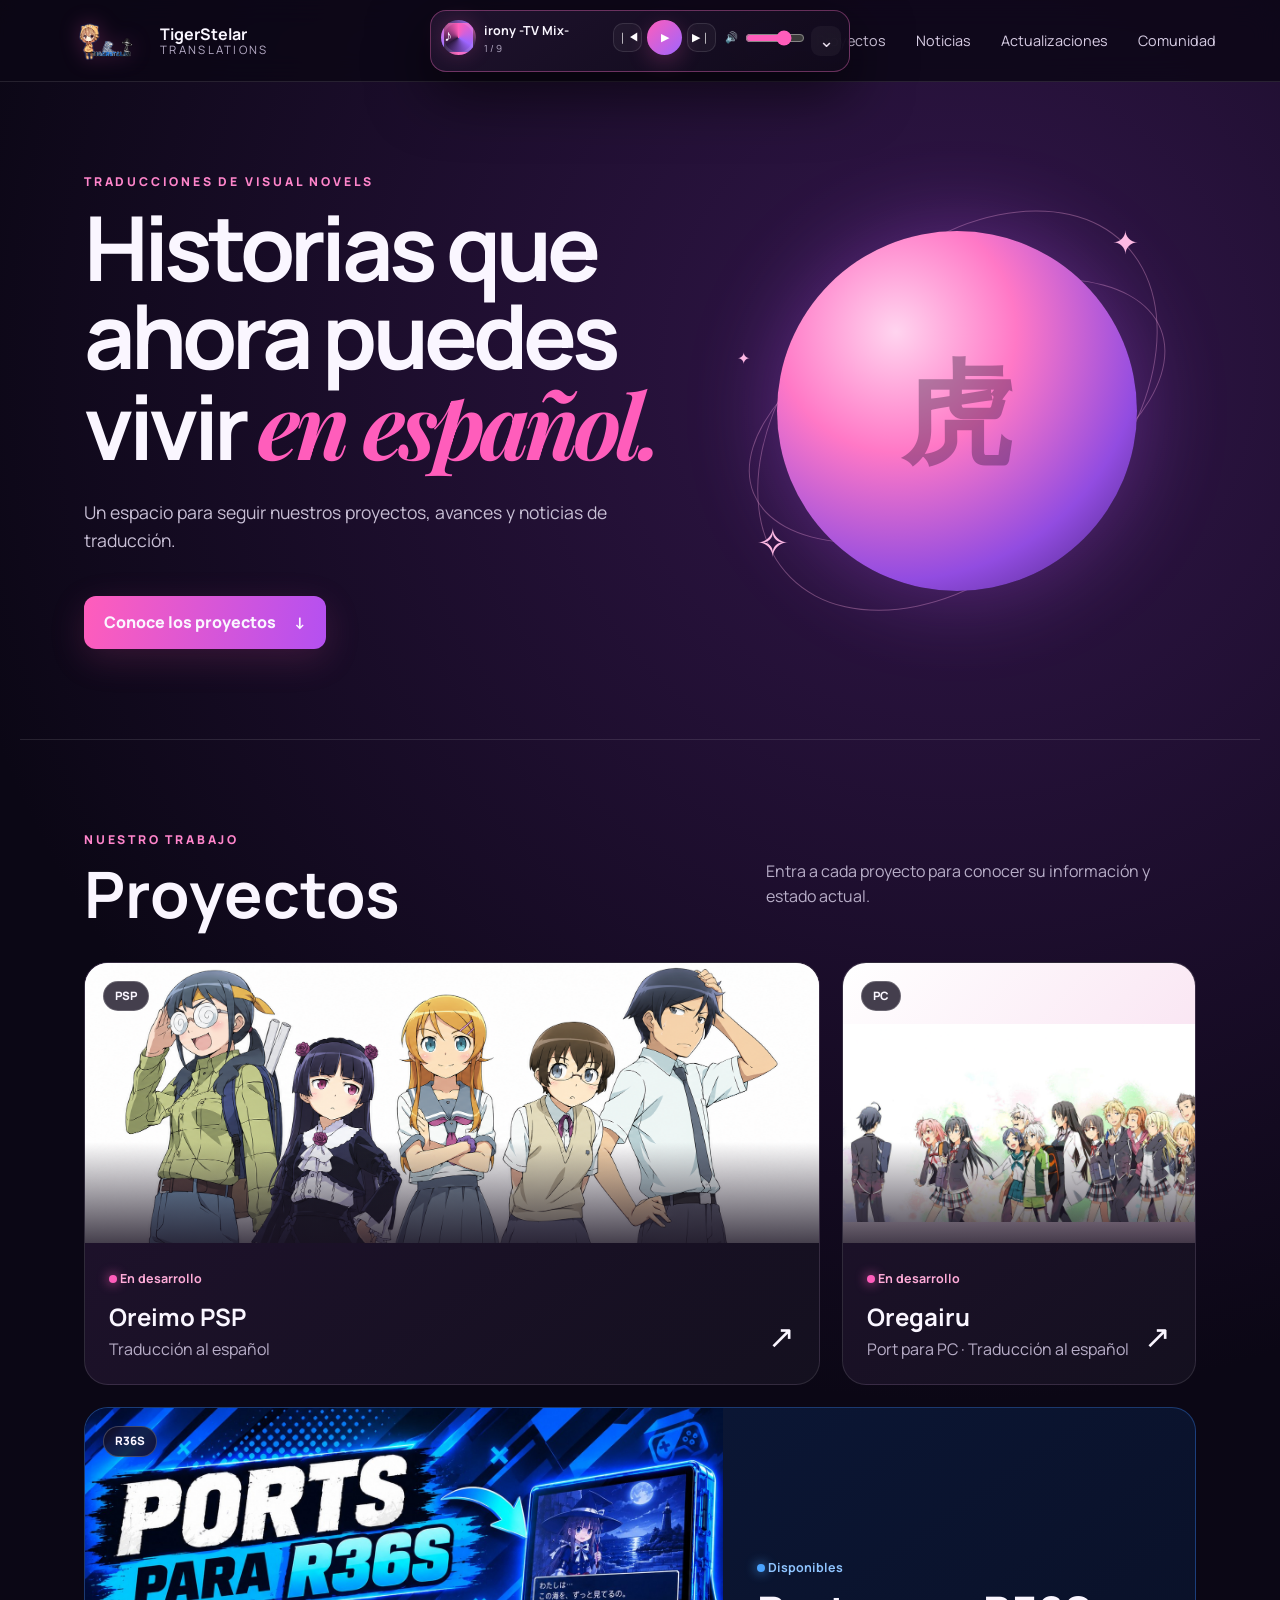
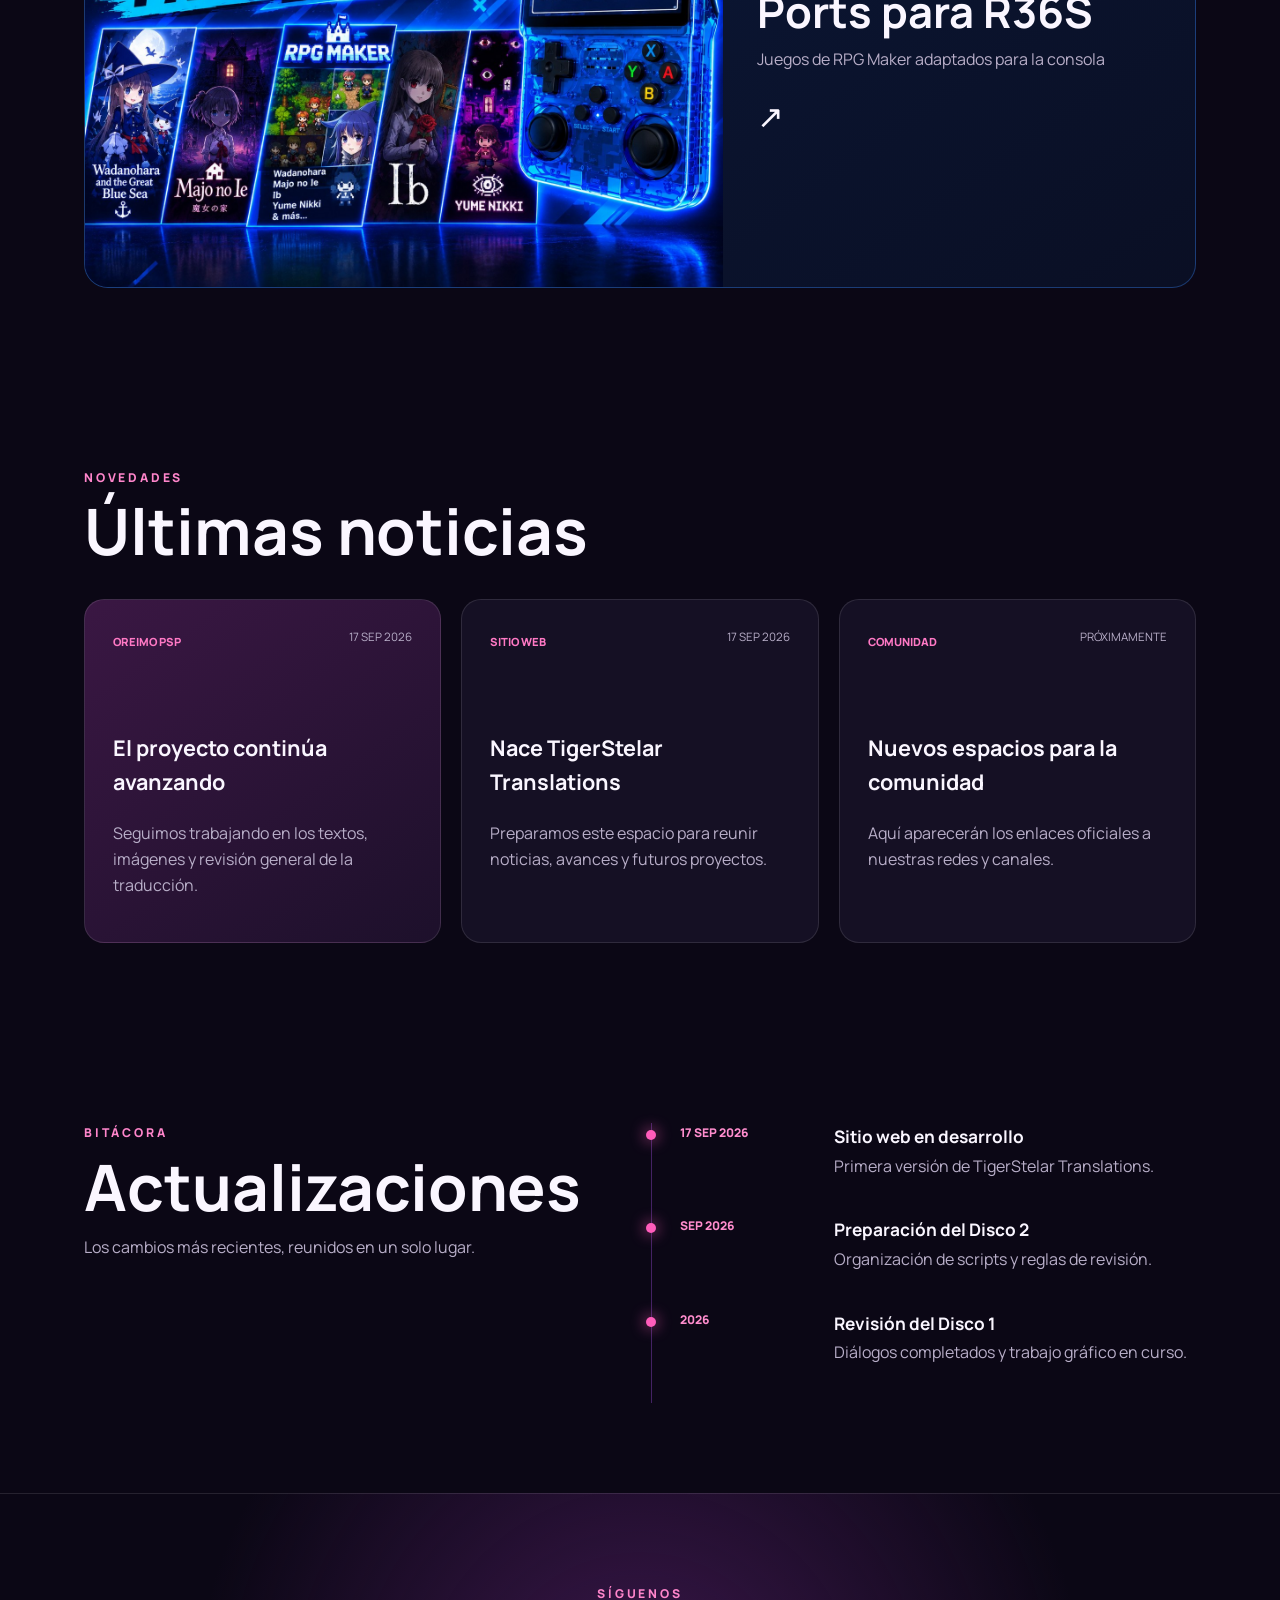
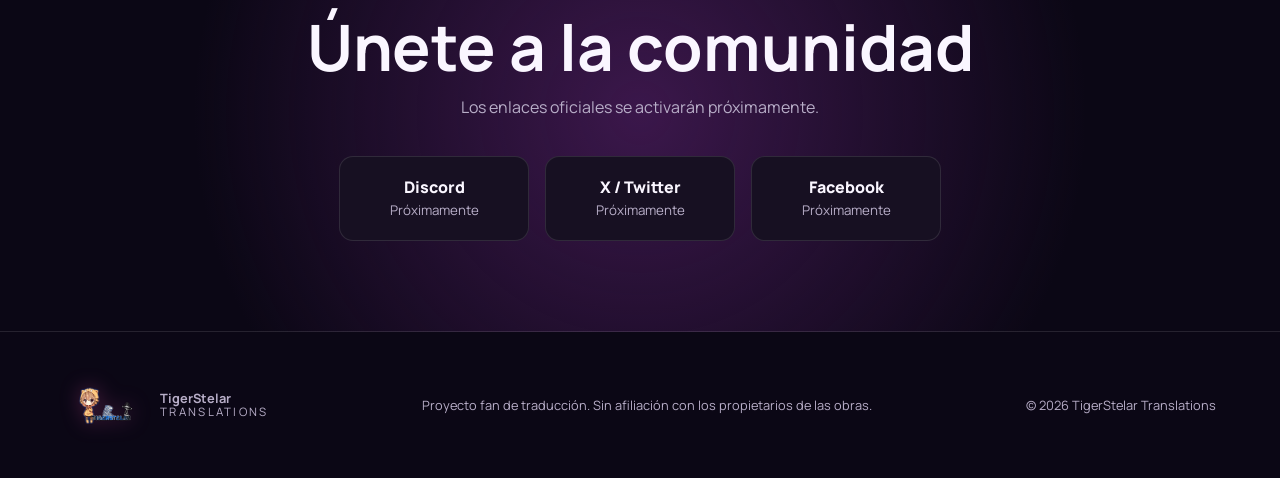
<file: index.html>
<!doctype html>
<html lang="es">
<head>
  <meta charset="utf-8">
  <meta name="viewport" content="width=device-width,initial-scale=1">
  <meta name="description" content="TigerStelar Translations — traducciones al español de novelas visuales.">
  <title>TigerStelar Translations</title>
  <link rel="icon" type="image/svg+xml" href="data:image/svg+xml,%3Csvg xmlns='http://www.w3.org/2000/svg' viewBox='0 0 64 64'%3E%3Crect width='64' height='64' rx='16' fill='%23100921'/%3E%3Cpath d='M32 9l5.8 14.8L54 25l-12.6 10.3L45.5 52 32 42.8 18.5 52l4.1-16.7L10 25l16.2-1.2z' fill='%23ff5dbb'/%3E%3C/svg%3E">
  <link rel="stylesheet" href="css/style.css">
</head>
<body>
  <header class="topbar">
    <a class="brand" href="#inicio" aria-label="TigerStelar Translations, inicio"><img class="brand-logo" src="assets/images/tigerstelar-logo.png" alt="Logo de TigerStelar Translations"><span class="brand-name"><strong>TigerStelar</strong><small>Translations</small></span></a>
    <button class="menu-button" aria-label="Abrir menú" aria-expanded="false">☰</button>
    <nav aria-label="Navegación principal">
      <a href="#inicio">Inicio</a><a href="#proyectos">Proyectos</a><a href="#noticias">Noticias</a><a href="#actualizaciones">Actualizaciones</a><a href="#comunidad">Comunidad</a>
    </nav>
  </header>

  <main>
    <section id="inicio" class="hero">
      <div class="hero-copy">
        <p class="eyebrow">TRADUCCIONES DE VISUAL NOVELS</p>
        <h1>Historias que ahora puedes vivir <em>en español.</em></h1>
        <p class="intro">Un espacio para seguir nuestros proyectos, avances y noticias de traducción.</p>
        <a class="button" href="#proyectos">Conoce los proyectos <span>↓</span></a>
      </div>
      <div class="hero-art" aria-hidden="true">
        <span class="orbit orbit-one"></span><span class="orbit orbit-two"></span>
        <div class="moon"><span>虎</span></div>
        <div class="spark s1">✦</div><div class="spark s2">✧</div><div class="spark s3">✦</div>
      </div>
    </section>

    <section id="proyectos" class="section projects-section">
      <div class="section-heading"><div><p class="eyebrow">NUESTRO TRABAJO</p><h2>Proyectos</h2></div><p>Entra a cada proyecto para conocer su información y estado actual.</p></div>
      <div class="projects-grid">
        <a class="project-card oreimo" href="projects/oreimo/index.html" target="_blank" rel="noopener">
          <div class="project-visual project-visual-image"><span class="project-platform">PSP</span><img src="assets/images/oreimo/project-card-wide.png" alt="Personajes principales de Oreimo"></div>
          <div class="project-info"><div><span class="status"><i></i> En desarrollo</span><h3>Oreimo PSP</h3><p>Traducción al español</p></div><span class="project-arrow">↗</span></div>
        </a>
        <a class="project-card oregairu" href="projects/oregairu/index.html" target="_blank" rel="noopener">
          <div class="project-visual project-visual-image"><span class="project-platform">PC</span><img src="assets/images/oregairu/project-card-wide.png" alt="Personajes de Oregairu"></div>
          <div class="project-info"><div><span class="status"><i></i> En desarrollo</span><h3>Oregairu</h3><p>Port para PC · Traducción al español</p></div><span class="project-arrow">↗</span></div>
        </a>
        <a class="project-card ports" href="projects/ports-r36s/index.html" target="_blank" rel="noopener">
          <div class="project-visual project-visual-image"><span class="project-platform">R36S</span><img src="assets/images/ports-r36s/project-card-wide.jpg" alt="Ports para la R36S: Wadanohara, Majo no Ie, Ib, Yume Nikki y más"></div>
          <div class="project-info"><div><span class="status"><i></i> Disponibles</span><h3>Ports para R36S</h3><p>Juegos de RPG Maker adaptados para la consola</p></div><span class="project-arrow">↗</span></div>
        </a>
      </div>
    </section>

    <section id="noticias" class="section">
      <div class="section-heading"><div><p class="eyebrow">NOVEDADES</p><h2>Últimas noticias</h2></div></div>
      <div class="news-grid">
        <article class="news-card featured"><span class="news-tag">OREIMO PSP</span><time datetime="2026-09-17">17 SEP 2026</time><h3>El proyecto continúa avanzando</h3><p>Seguimos trabajando en los textos, imágenes y revisión general de la traducción.</p></article>
        <article class="news-card"><span class="news-tag">SITIO WEB</span><time datetime="2026-09-17">17 SEP 2026</time><h3>Nace TigerStelar Translations</h3><p>Preparamos este espacio para reunir noticias, avances y futuros proyectos.</p></article>
        <article class="news-card"><span class="news-tag">COMUNIDAD</span><time>PRÓXIMAMENTE</time><h3>Nuevos espacios para la comunidad</h3><p>Aquí aparecerán los enlaces oficiales a nuestras redes y canales.</p></article>
      </div>
    </section>

    <section id="actualizaciones" class="section updates">
      <div><p class="eyebrow">BITÁCORA</p><h2>Actualizaciones</h2><p class="updates-copy">Los cambios más recientes, reunidos en un solo lugar.</p></div>
      <ol class="timeline">
        <li><time>17 SEP 2026</time><div><strong>Sitio web en desarrollo</strong><p>Primera versión de TigerStelar Translations.</p></div></li>
        <li><time>SEP 2026</time><div><strong>Preparación del Disco 2</strong><p>Organización de scripts y reglas de revisión.</p></div></li>
        <li><time>2026</time><div><strong>Revisión del Disco 1</strong><p>Diálogos completados y trabajo gráfico en curso.</p></div></li>
      </ol>
    </section>

    <section id="comunidad" class="section community">
      <p class="eyebrow">SÍGUENOS</p><h2>Únete a la comunidad</h2><p>Los enlaces oficiales se activarán próximamente.</p>
      <div class="socials"><span>Discord <small>Próximamente</small></span><span>X / Twitter <small>Próximamente</small></span><span>Facebook <small>Próximamente</small></span></div>
    </section>
  </main>
  <footer><a class="brand" href="#inicio"><img class="brand-logo" src="assets/images/tigerstelar-logo.png" alt="Logo de TigerStelar Translations"><span class="brand-name"><strong>TigerStelar</strong><small>Translations</small></span></a><p>Proyecto fan de traducción. Sin afiliación con los propietarios de las obras.</p><p>© <span id="year"></span> TigerStelar Translations</p></footer>
  <aside class="music-player" data-music-player data-audio-base="assets/audio/oreimo/" aria-label="Reproductor de música de Oreimo">
    <button class="player-toggle" type="button" aria-label="Minimizar reproductor" aria-expanded="true">⌄</button>
    <div class="player-main">
      <div class="player-top"><span class="player-disc" aria-hidden="true">♪</span><div><small>BANDA SONORA</small><strong class="player-track">irony -TV Mix-</strong><span class="player-counter">1 / 9</span></div></div>
      <div class="player-controls"><button type="button" class="player-prev" aria-label="Canción anterior">｜◀</button><button type="button" class="player-play" aria-label="Reproducir">▶</button><button type="button" class="player-next" aria-label="Canción siguiente">▶｜</button></div>
      <div class="player-volume"><span aria-hidden="true">🔊</span><input type="range" min="0" max="100" value="70" aria-label="Volumen"></div>
      <audio preload="metadata"></audio>
    </div>
    <div class="player-mini" aria-hidden="true"><span>♪</span><b>Música</b></div>
  </aside>
  <script src="js/script.js"></script>
</body>
</html>
</file>
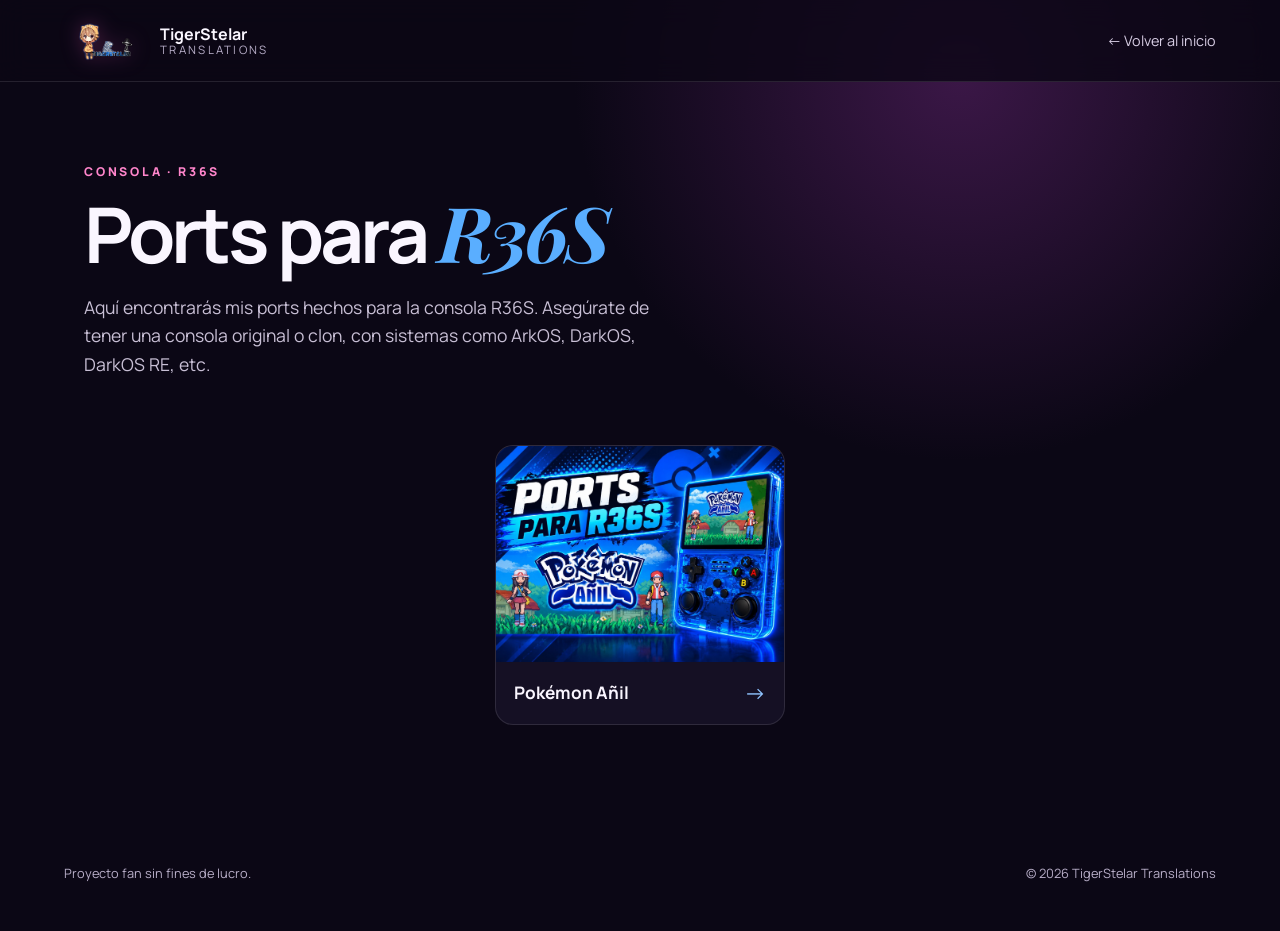
<file: projects/ports-r36s/index.html>
<!doctype html>
<html lang="es">
<head>
  <meta charset="utf-8"><meta name="viewport" content="width=device-width,initial-scale=1">
  <meta name="description" content="Ports de juegos para la R36S hechos por TigerStelar Translations.">
  <title>Ports para R36S | TigerStelar Translations</title>
  <link rel="icon" type="image/svg+xml" href="data:image/svg+xml,%3Csvg xmlns='http://www.w3.org/2000/svg' viewBox='0 0 64 64'%3E%3Crect width='64' height='64' rx='16' fill='%23100921'/%3E%3Cpath d='M32 9l5.8 14.8L54 25l-12.6 10.3L45.5 52 32 42.8 18.5 52l4.1-16.7L10 25l16.2-1.2z' fill='%23ff5dbb'/%3E%3C/svg%3E">
  <link rel="stylesheet" href="../../css/style.css?v=21">
</head>
<body class="project-page">
  <header class="topbar"><a class="brand" href="../../index.html"><img class="brand-logo" src="../../assets/images/tigerstelar-logo.png" alt="Logo de TigerStelar Translations"><span class="brand-name"><strong>TigerStelar</strong><small>Translations</small></span></a><a class="back-link" href="../../index.html">← Volver al inicio</a></header>
  <main>
    <section class="ports-page-hero">
      <p class="eyebrow">CONSOLA · R36S</p>
      <h1>Ports para <em>R36S</em></h1>
      <p class="intro">Aquí encontrarás mis ports hechos para la consola R36S. Asegúrate de tener una consola original o clon, con sistemas como ArkOS, DarkOS, DarkOS RE, etc.</p>
    </section>
    <section class="ports-list" aria-label="Lista de ports">
      <!-- PLANTILLA DE UN PORT (copiar y pegar uno por juego):
      <a class="port-item" href="NOMBRE-DEL-JUEGO/index.html">
        <div class="port-item-image"><img src="../../assets/images/ports-r36s/NOMBRE-DEL-JUEGO/card.jpg" alt="NOMBRE DEL JUEGO" loading="lazy"></div>
        <div class="port-item-name"><h2>NOMBRE DEL JUEGO</h2><span aria-hidden="true">→</span></div>
      </a>
      -->
      <a class="port-item" href="pokemon-anil/index.html">
        <div class="port-item-image"><img src="../../assets/images/ports-r36s/pokemon-anil/card.jpg" alt="Pokémon Añil" loading="lazy"></div>
        <div class="port-item-name"><h2>Pokémon Añil</h2><span aria-hidden="true">→</span></div>
      </a>
    </section>
  </main>
  <footer><p>Proyecto fan sin fines de lucro.</p><p>© <span id="year"></span> TigerStelar Translations</p></footer>
  <script src="../../js/script.js"></script>
</body>
</html>
</file>
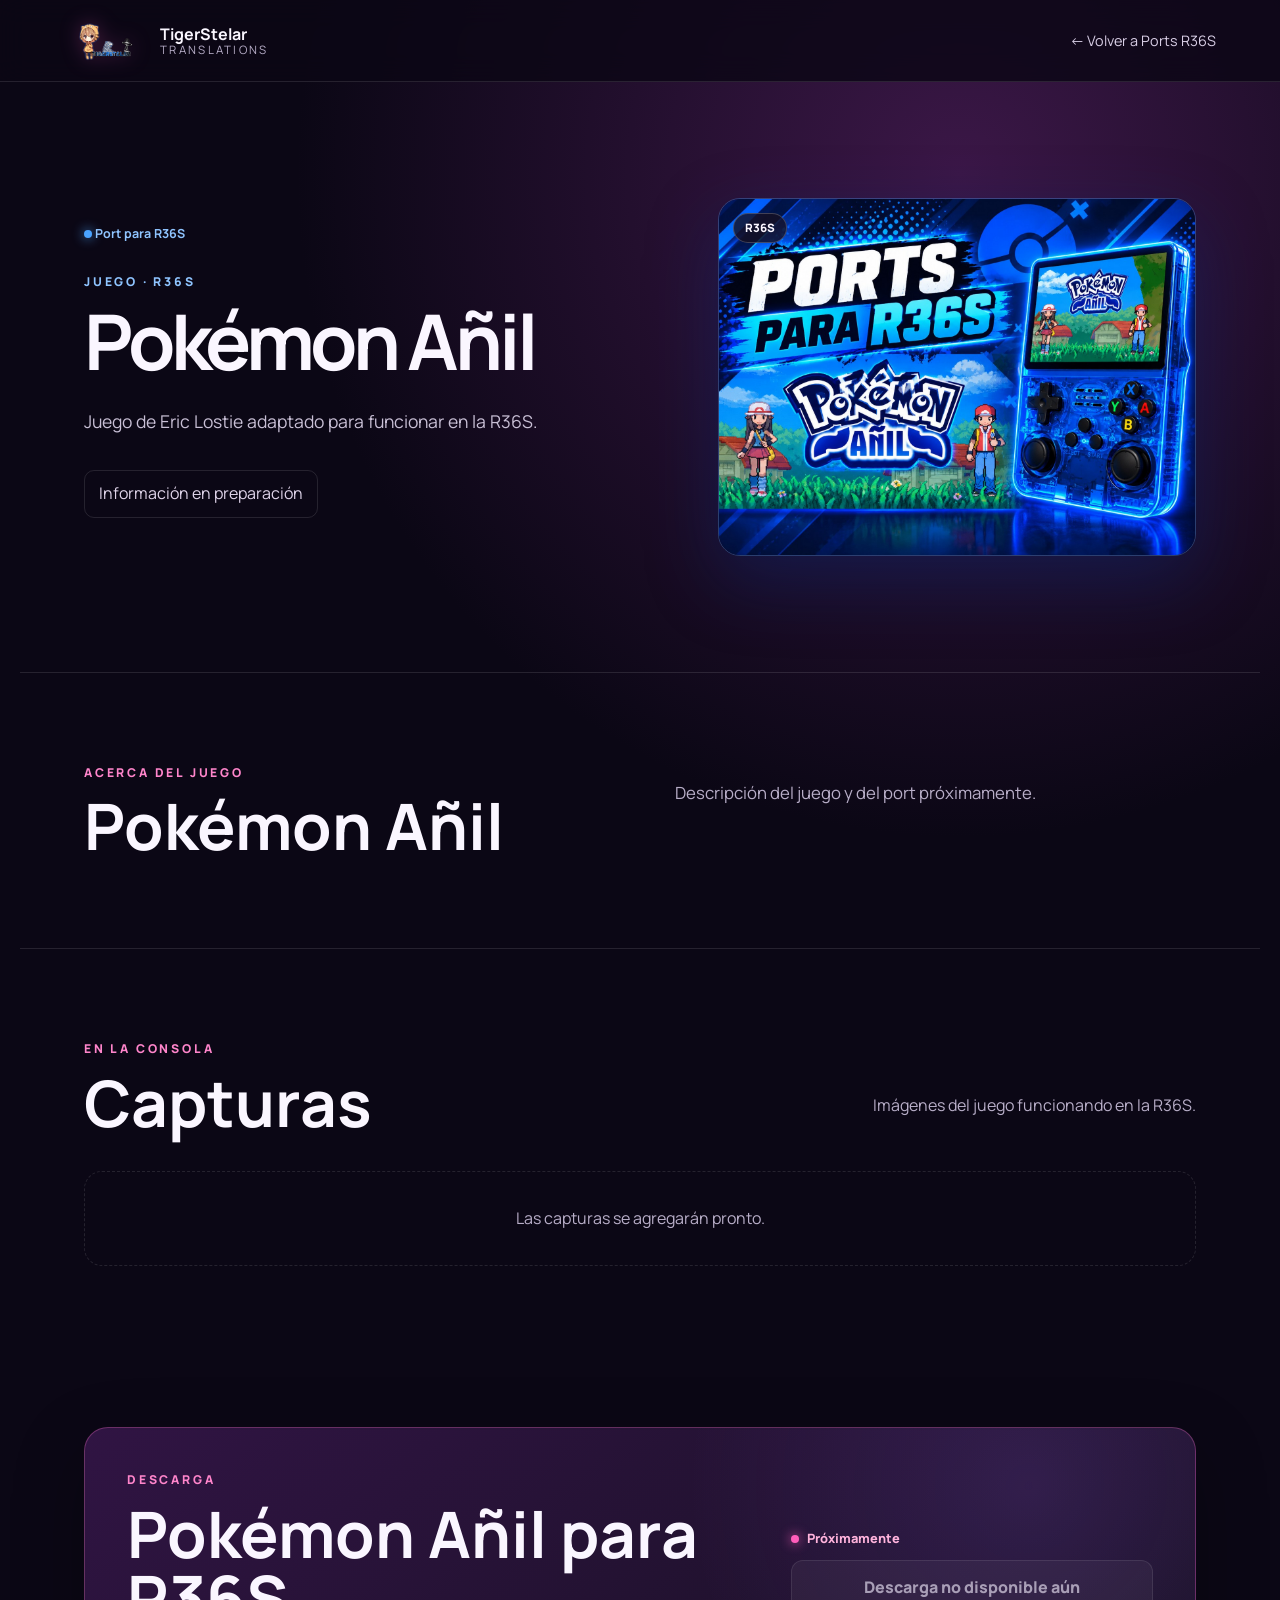
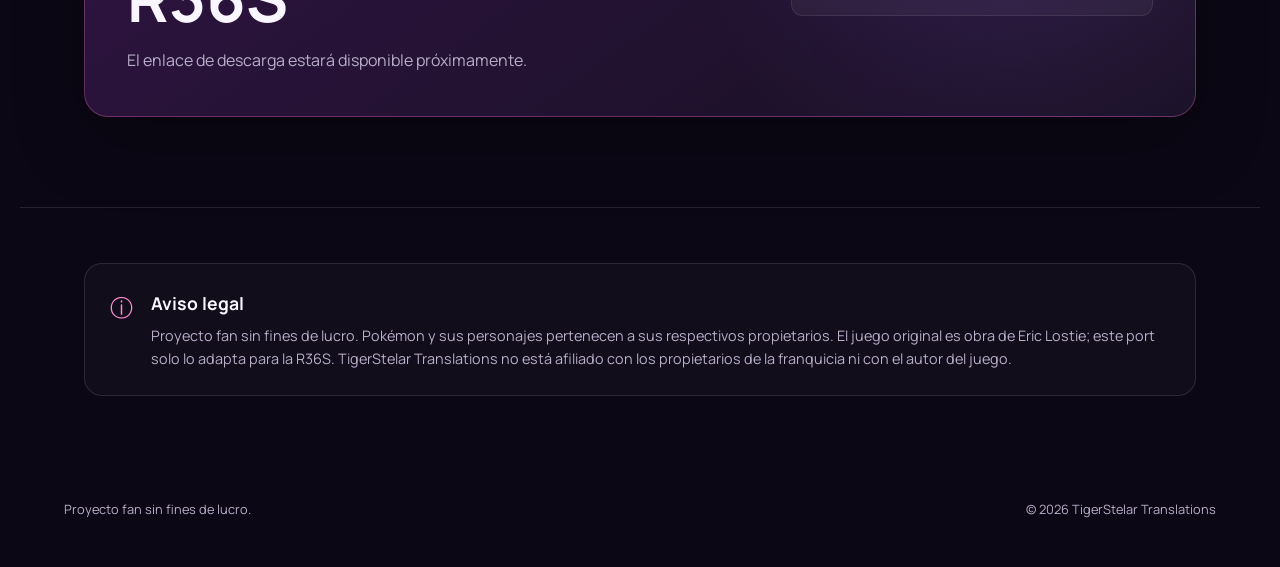
<file: projects/ports-r36s/pokemon-anil/index.html>
<!doctype html>
<html lang="es">
<head>
  <meta charset="utf-8"><meta name="viewport" content="width=device-width,initial-scale=1">
  <meta name="description" content="Pokémon Añil de Eric Lostie — port para la R36S por TigerStelar Translations.">
  <title>Pokémon Añil (R36S) | TigerStelar Translations</title>
  <link rel="icon" type="image/svg+xml" href="data:image/svg+xml,%3Csvg xmlns='http://www.w3.org/2000/svg' viewBox='0 0 64 64'%3E%3Crect width='64' height='64' rx='16' fill='%23100921'/%3E%3Cpath d='M32 9l5.8 14.8L54 25l-12.6 10.3L45.5 52 32 42.8 18.5 52l4.1-16.7L10 25l16.2-1.2z' fill='%23ff5dbb'/%3E%3C/svg%3E">
  <link rel="stylesheet" href="../../../css/style.css?v=21">
</head>
<body class="project-page">
  <header class="topbar"><a class="brand" href="../../../index.html"><img class="brand-logo" src="../../../assets/images/tigerstelar-logo.png" alt="Logo de TigerStelar Translations"><span class="brand-name"><strong>TigerStelar</strong><small>Translations</small></span></a><a class="back-link" href="../index.html">← Volver a Ports R36S</a></header>
  <main>
    <section class="project-hero port-hero">
      <div><span class="status"><i></i> Port para R36S</span><p class="eyebrow">JUEGO · R36S</p><h1>Pokémon Añil</h1><p class="intro">Juego de Eric Lostie adaptado para funcionar en la R36S.</p><p class="notice">Información en preparación</p></div>
      <div class="port-cover"><img src="../../../assets/images/ports-r36s/pokemon-anil/card.jpg" alt="Pokémon Añil en la R36S"><span class="port-badge" aria-hidden="true">R36S</span></div>
    </section>
    <section class="section about-project"><div><p class="eyebrow">ACERCA DEL JUEGO</p><h2>Pokémon Añil</h2></div><div><p>Descripción del juego y del port próximamente.</p></div></section>
    <section class="section gallery-section">
      <div class="section-heading"><div><p class="eyebrow">EN LA CONSOLA</p><h2>Capturas</h2></div><p>Imágenes del juego funcionando en la R36S.</p></div>
      <p class="port-gallery-empty">Las capturas se agregarán pronto.</p>
    </section>
    <section class="section download-section" aria-labelledby="anil-download-title">
      <div class="download-card">
        <div class="download-copy"><p class="eyebrow">DESCARGA</p><h2 id="anil-download-title">Pokémon Añil para R36S</h2><p>El enlace de descarga estará disponible próximamente.</p></div>
        <div class="download-action"><span class="download-status"><i></i> Próximamente</span><span class="download-button" aria-disabled="true">Descarga no disponible aún</span></div>
      </div>
    </section>
    <section class="section legal-section">
      <div class="legal-card"><span aria-hidden="true">ⓘ</span><div><h2>Aviso legal</h2><p>Proyecto fan sin fines de lucro. Pokémon y sus personajes pertenecen a sus respectivos propietarios. El juego original es obra de Eric Lostie; este port solo lo adapta para la R36S. TigerStelar Translations no está afiliado con los propietarios de la franquicia ni con el autor del juego.</p></div></div>
    </section>
  </main>
  <footer><p>Proyecto fan sin fines de lucro.</p><p>© <span id="year"></span> TigerStelar Translations</p></footer>
  <script src="../../../js/script.js"></script>
</body>
</html>
</file>
<file: css/style.css>
@import url('https://fonts.googleapis.com/css2?family=Manrope:wght@400;600;700;800&family=Playfair+Display:ital,wght@1,700&display=swap');
:root{--bg:#0b0715;--panel:#151024;--panel2:#1c1330;--text:#faf6ff;--muted:#b8aec8;--pink:#ff5dbb;--purple:#9e65ff;--line:rgba(255,255,255,.11)}
*{box-sizing:border-box}html{scroll-behavior:smooth}body{margin:0;background:radial-gradient(circle at 75% 10%,#32164a 0,transparent 30%),var(--bg);color:var(--text);font-family:Manrope,Arial,sans-serif;line-height:1.6}a{color:inherit;text-decoration:none}.topbar{height:82px;padding:0 max(5vw,24px);display:flex;align-items:center;justify-content:space-between;border-bottom:1px solid var(--line);background:rgba(11,7,21,.82);backdrop-filter:blur(14px);position:sticky;top:0;z-index:20}.brand{display:flex;gap:10px;align-items:center}.brand-star{width:38px;height:38px;border-radius:12px;display:grid;place-items:center;background:linear-gradient(135deg,var(--pink),var(--purple));box-shadow:0 0 24px #ff5dbb55}.brand strong,.brand small{display:block;line-height:1.15}.brand small{font-size:.72rem;letter-spacing:.2em;text-transform:uppercase;color:var(--muted)}nav{display:flex;gap:30px}nav a,.back-link{font-size:.9rem;color:#d8cee5}nav a:hover,.back-link:hover{color:var(--pink)}.menu-button{display:none;color:white;background:none;border:0;font-size:1.6rem}.hero,.project-hero{max-width:1240px;margin:auto;min-height:640px;padding:90px max(5vw,24px);display:grid;grid-template-columns:1.1fr .9fr;align-items:center;gap:50px}.eyebrow{font-size:.76rem;font-weight:800;letter-spacing:.23em;color:#ff85cb;margin:0 0 12px}.hero h1,.project-hero h1{font-size:clamp(3.2rem,7vw,6.4rem);line-height:.98;letter-spacing:-.055em;margin:0 0 28px}.hero h1 em,.project-hero h1 em{font-family:"Playfair Display",serif;color:var(--pink);font-weight:700}.intro{font-size:1.1rem;color:#c8bfd5;max-width:610px}.button{display:inline-flex;gap:18px;align-items:center;margin-top:24px;padding:14px 20px;border-radius:12px;background:linear-gradient(100deg,var(--pink),#b450f1);font-weight:800;box-shadow:0 10px 35px #e84fa22c}.hero-art{height:430px;position:relative;display:grid;place-items:center}.moon{width:min(34vw,360px);aspect-ratio:1;border-radius:50%;display:grid;place-items:center;background:radial-gradient(circle at 33% 28%,#ffd4ef,#ff78c6 34%,#924ce1 70%,#3e1f71);box-shadow:0 0 90px #c35aff55;position:relative;z-index:2}.moon span{font-size:7rem;font-weight:800;color:#170b2a55}.orbit{position:absolute;border:1px solid #ffb1df55;border-radius:50%;width:92%;height:52%;transform:rotate(-22deg)}.orbit-two{width:65%;height:110%;transform:rotate(45deg)}.spark{position:absolute;color:#ffbde3}.s1{top:5%;right:12%;font-size:2rem}.s2{bottom:12%;left:8%;font-size:2.5rem}.s3{top:35%;left:4%}.section{max-width:1240px;margin:auto;padding:90px max(5vw,24px)}.projects-section{border-top:1px solid var(--line)}.section-heading{display:flex;justify-content:space-between;gap:30px;align-items:end;margin-bottom:36px}.section-heading h2,.updates h2,.community h2,.about-project h2{font-size:clamp(2.2rem,5vw,4rem);line-height:1;margin:0}.section-heading>p{max-width:430px;color:var(--muted)}.projects-grid{display:grid;grid-template-columns:1.35fr .65fr;gap:22px}.project-card{background:linear-gradient(145deg,#21122f,#14101f);border:1px solid var(--line);border-radius:24px;overflow:hidden;transition:.25s}.project-card[href]:hover{transform:translateY(-6px);border-color:#ff73c866;box-shadow:0 18px 50px #0008}.project-visual{height:280px;display:grid;place-items:center;position:relative;background:radial-gradient(circle at 65% 38%,#fa66bd55,transparent 28%),linear-gradient(120deg,#2c1645,#12101d)}.project-platform{position:absolute;top:18px;left:18px;border:1px solid #ffffff33;border-radius:999px;padding:5px 11px;font-size:.72rem;font-weight:800}.project-monogram{font-size:5rem;font-weight:800;color:#ffd6ef;text-shadow:0 0 35px #fa5fbb88}.project-info{padding:22px 24px;display:flex;align-items:end;justify-content:space-between}.project-info h3{font-size:1.5rem;margin:8px 0 0}.project-info p{margin:0;color:var(--muted)}.status{font-size:.78rem;color:#ffacd9;font-weight:700}.status i{display:inline-block;width:8px;height:8px;border-radius:50%;background:#ff5dbb;box-shadow:0 0 12px #ff5dbb}.project-arrow{font-size:2rem}.coming-soon{opacity:.63}.question{font-size:6rem;color:#ffffff21}.status.muted{color:#aaa0b8}.news-grid{display:grid;grid-template-columns:repeat(3,1fr);gap:20px}.news-card{min-height:270px;padding:28px;border:1px solid var(--line);background:var(--panel);border-radius:20px}.news-card.featured{background:linear-gradient(145deg,#3a1743,#1d102b)}.news-card time{float:right;font-size:.72rem;color:var(--muted)}.news-tag{font-size:.7rem;font-weight:800;color:#ff79c5}.news-card h3{clear:both;font-size:1.35rem;padding-top:55px}.news-card p{color:var(--muted)}.updates{display:grid;grid-template-columns:.75fr 1.25fr;gap:70px}.updates-copy{color:var(--muted)}.timeline{margin:0;padding:0;list-style:none}.timeline li{display:grid;grid-template-columns:130px 1fr;gap:24px;padding:0 0 34px 28px;border-left:1px solid #b45aff55;position:relative}.timeline li:before{content:"";position:absolute;width:10px;height:10px;border-radius:50%;background:var(--pink);left:-6px;top:7px;box-shadow:0 0 15px var(--pink)}.timeline time{font-size:.75rem;color:#ff8dce;font-weight:800}.timeline strong{font-size:1.08rem}.timeline p{margin:3px 0;color:var(--muted)}.community{text-align:center;background:radial-gradient(circle,#3b174b,transparent 66%);border-block:1px solid var(--line);max-width:none}.community>p:not(.eyebrow){color:var(--muted)}.socials{display:flex;gap:16px;justify-content:center;margin-top:35px}.socials span{min-width:190px;padding:18px;border:1px solid var(--line);border-radius:14px;background:#171022;font-weight:800}.socials small{display:block;color:var(--muted);font-weight:400}footer{padding:35px max(5vw,24px);display:flex;justify-content:space-between;align-items:center;gap:25px;color:var(--muted);font-size:.8rem}.project-page{background:radial-gradient(circle at 75% 8%,#3b1747 0,transparent 30%),var(--bg)}.project-hero{min-height:590px}.project-hero .status{display:inline-block;margin-bottom:28px}.notice{display:inline-block;margin-top:18px;padding:10px 14px;border:1px solid var(--line);border-radius:10px;color:#dfd4e9}.oreimo-cover{justify-self:center;width:min(340px,80vw);aspect-ratio:.72;border-radius:22px;display:flex;flex-direction:column;align-items:center;justify-content:center;background:linear-gradient(145deg,#ff88ca,#9f5ddf 54%,#291443);box-shadow:20px 24px 0 #ffffff0a,0 25px 80px #dc5bb344;transform:rotate(3deg)}.oreimo-cover span{font-size:4.5rem;font-weight:800}.oreimo-cover b{letter-spacing:.45em}.progress-grid{display:grid;grid-template-columns:repeat(2,1fr);gap:18px}.progress-card{padding:24px;border:1px solid var(--line);border-radius:18px;background:var(--panel)}.progress-card>div:first-child{display:flex;justify-content:space-between}.progress-card p{color:var(--muted);margin-bottom:0}.progress{height:9px;background:#ffffff12;border-radius:20px;overflow:hidden;margin-top:16px}.progress i{display:block;height:100%;border-radius:20px;background:linear-gradient(90deg,var(--pink),var(--purple))}.about-project{display:grid;grid-template-columns:1fr 1fr;gap:70px;border-top:1px solid var(--line)}.about-project>div:last-child{font-size:1.05rem;color:var(--muted)}
@media(max-width:800px){.topbar{height:70px}.menu-button{display:block}nav{display:none;position:absolute;top:70px;left:0;right:0;padding:18px 24px;background:#0f091a;flex-direction:column;border-bottom:1px solid var(--line)}nav.open{display:flex}.hero,.project-hero{grid-template-columns:1fr;min-height:auto;padding-top:65px}.hero-art{height:320px}.moon{width:260px}.projects-grid,.news-grid,.updates,.about-project{grid-template-columns:1fr}.project-visual{height:230px}.section-heading{display:block}.socials,footer{flex-direction:column}.socials span{width:100%}.progress-grid{grid-template-columns:1fr}.timeline li{grid-template-columns:1fr;gap:4px}.hero h1,.project-hero h1{font-size:3.25rem}.oreimo-cover{width:260px}footer{text-align:center}}

/* Logo oficial de TigerStelar */
.brand{gap:8px}.brand-logo{width:88px;height:76px;object-fit:contain;filter:drop-shadow(0 0 10px #ff5dbb44)}
@media(max-width:800px){.brand-logo{width:72px;height:64px}.brand-name{display:none}}

/* Imágenes del proyecto Oreimo */
.project-visual-image{overflow:hidden;background:linear-gradient(135deg,#fff,#f7d9ed)}.project-visual-image img{width:100%;height:100%;object-fit:contain;object-position:center bottom;transition:transform .35s ease}.project-card:hover .project-visual-image img{transform:scale(1.035)}.project-visual-image:after{content:"";position:absolute;inset:auto 0 0;height:36%;background:linear-gradient(transparent,#171020cc);pointer-events:none}.project-visual-image .project-platform{z-index:2;background:#161021cc;backdrop-filter:blur(6px)}
.oreimo-cover{overflow:hidden;position:relative;background:linear-gradient(145deg,#fff,#f0cbe3)}.oreimo-cover img{width:100%;height:100%;object-fit:contain;object-position:center bottom}.oreimo-cover span,.oreimo-cover b{position:absolute;z-index:2;text-shadow:0 2px 14px #19091c99}.oreimo-cover span{top:28px;font-size:2.5rem}.oreimo-cover b{bottom:25px;background:#32113dcc;padding:7px 13px;border-radius:999px;font-size:.7rem}.oreimo-cover:after{content:"";position:absolute;inset:0;background:linear-gradient(180deg,transparent 60%,#351340aa)}
.gallery-section{border-top:1px solid var(--line)}.gallery-grid{display:grid;grid-template-columns:repeat(3,1fr);gap:18px}.gallery-grid figure{margin:0;padding:10px 10px 16px;background:var(--panel);border:1px solid var(--line);border-radius:18px}.gallery-button{display:block;width:100%;height:210px;padding:0;border:0;border-radius:12px;overflow:hidden;background:#08060c;cursor:zoom-in}.gallery-button img{width:100%;height:100%;object-fit:cover;transition:transform .25s}.gallery-button:hover img{transform:scale(1.025)}.gallery-grid figcaption{padding:12px 8px 0;color:var(--muted);font-size:.88rem}.lightbox{width:min(1100px,94vw);padding:45px 12px 12px;border:1px solid var(--line);border-radius:18px;background:#0b0715;color:white}.lightbox::backdrop{background:#050208df;backdrop-filter:blur(7px)}.lightbox img{display:block;max-width:100%;max-height:78vh;margin:auto;border-radius:10px}.lightbox p{text-align:center;margin:10px 0 0;color:var(--muted)}.lightbox-close{position:absolute;right:12px;top:7px;border:0;background:none;color:white;font-size:2rem;cursor:pointer}
@media(max-width:800px){.gallery-grid{grid-template-columns:1fr}.gallery-button{height:auto;aspect-ratio:16/9}.oreimo-cover span{font-size:2rem}}

/* Personajes junto a las barras de avance */
.character-progress{position:relative;min-height:190px;display:flex;align-items:center;gap:14px;overflow:hidden;padding:24px 20px 24px 126px}.progress-content{position:relative;z-index:2;width:100%;min-width:0}.progress-content>div:first-child{display:flex;justify-content:space-between;gap:14px}.progress-character{position:absolute;z-index:1;left:4px;bottom:-18px;width:120px;height:190px;object-fit:contain;object-position:center bottom;filter:drop-shadow(0 8px 16px #0008);pointer-events:none}.progress-character.kuroneko{width:132px;left:-4px}.progress-character.saori{width:136px;left:-7px;transform:rotate(-4deg)}.progress-character.ayase{width:118px;left:4px}.overall-progress{background:linear-gradient(135deg,#301443,#191027);border-color:#ff70c94d}.character-progress .progress{background:#ffffff18}
@media(max-width:560px){.character-progress{min-height:175px;padding-left:110px}.progress-character{width:105px;height:170px}.progress-character.kuroneko,.progress-character.saori{width:115px}.progress-content p{font-size:.88rem}}

/* Escala uniforme de los personajes (Kirino es la referencia visual) */
.progress-character.kirino{left:4px;bottom:-18px;width:120px;height:190px}
.progress-character.kuroneko{left:7px;bottom:-4px;width:108px;height:170px}
.progress-character.saori{left:-16px;bottom:-4px;width:172px;height:172px;object-position:center;transform:rotate(-51deg) scale(1.14);transform-origin:center}
.progress-character.ayase{left:11px;bottom:-7px;width:100px;height:174px}
@media(max-width:560px){.progress-character.kirino{width:105px;height:170px}.progress-character.kuroneko{left:8px;width:94px;height:154px}.progress-character.saori{left:-20px;width:154px;height:154px;transform:rotate(-51deg) scale(1.12)}.progress-character.ayase{left:10px;width:88px;height:158px}}

/* Comentarios y reportes de la comunidad */
.comments-section{border-top:1px solid var(--line)}
.comments-heading{display:flex;align-items:flex-end;justify-content:space-between;gap:32px;margin-bottom:30px}
.comments-heading h2{font-size:clamp(2.2rem,5vw,4rem);line-height:1;margin:0 0 18px}
.comments-heading p:not(.eyebrow){max-width:690px;margin:0;color:var(--muted)}
.discussions-link{flex:0 0 auto;padding:11px 15px;border:1px solid #ff75c75c;border-radius:12px;color:#ffd5ed;background:#ff5dbb0d;font-size:.86rem;font-weight:700;transition:.2s}
.discussions-link:hover{border-color:var(--pink);background:#ff5dbb1c;transform:translateY(-2px)}
.comments-panel{padding:24px;border:1px solid var(--line);border-radius:20px;background:linear-gradient(145deg,#171025,#110c1b);box-shadow:0 22px 60px #0003}
.comments-panel .giscus,.comments-panel .giscus-frame{width:100%}
.comments-panel noscript{display:block;color:var(--muted);text-align:center}
@media(max-width:800px){.comments-heading{display:block}.discussions-link{display:inline-flex;margin-top:22px}.comments-panel{padding:16px 12px}}

/* Novedades del proyecto */
.updates-section{border-top:1px solid var(--line)}
.project-updates{margin:0;padding:0;list-style:none;display:grid;grid-template-columns:repeat(3,1fr);gap:18px}
.project-updates li{position:relative;min-height:210px;padding:26px;border:1px solid var(--line);border-radius:18px;background:linear-gradient(145deg,#181025,#120d1c)}
.project-updates li:before{content:"";display:block;width:34px;height:3px;margin-bottom:24px;border-radius:99px;background:linear-gradient(90deg,var(--pink),var(--purple))}
.project-updates time,.project-updates li>span{font-size:.76rem;font-weight:800;letter-spacing:.08em;text-transform:uppercase;color:#ff91cf}
.project-updates strong{display:block;margin:12px 0 8px;font-size:1.05rem}
.project-updates p{margin:0;color:var(--muted);font-size:.92rem}
.project-updates .active{border-color:#ff70c94d;background:linear-gradient(145deg,#301443,#181025)}

/* Equipo y créditos */
.credits-section{border-top:1px solid var(--line)}
.credits-grid{display:grid;grid-template-columns:repeat(2,1fr);gap:18px}
.credit-card{display:flex;gap:18px;min-height:170px;padding:26px;border:1px solid var(--line);border-radius:18px;background:var(--panel)}
.featured-credit{background:linear-gradient(145deg,#301443,#181025);border-color:#ff70c94d}
.credit-icon{flex:0 0 42px;width:42px;height:42px;display:grid;place-items:center;border-radius:13px;background:linear-gradient(135deg,var(--pink),var(--purple));color:white;font-size:1.15rem;box-shadow:0 8px 24px #ff5dbb2e}
.credit-card h3{margin:2px 0 8px;font-size:1.08rem}.credit-card p{margin:0;color:var(--muted);font-size:.92rem}.credit-card small{display:block;margin-top:13px;color:#ff9cd2;font-weight:700}.credit-link{transition:.22s}.credit-link:hover{transform:translateY(-4px);border-color:#ff73c866;box-shadow:0 16px 38px #0005}.credits-note{margin:20px 0 0;color:var(--muted);font-size:.84rem}

/* Descarga futura */
.download-section{padding-top:55px}
.download-card{display:grid;grid-template-columns:1.25fr .75fr;gap:60px;align-items:center;padding:42px;border:1px solid #ff70c94d;border-radius:24px;background:radial-gradient(circle at 85% 20%,#9e65ff26,transparent 35%),linear-gradient(145deg,#301443,#171022);box-shadow:0 24px 70px #0004}
.download-card h2{font-size:clamp(2.2rem,5vw,4rem);line-height:1;margin:0 0 18px}.download-card p:not(.eyebrow){max-width:700px;margin:0;color:var(--muted)}
.download-action{display:flex;flex-direction:column;align-items:stretch;gap:12px}.download-status{font-size:.8rem;font-weight:800;color:#ffb3dc}.download-status i{display:inline-block;width:8px;height:8px;margin-right:5px;border-radius:50%;background:var(--pink);box-shadow:0 0 12px var(--pink)}
.download-button{display:block;padding:14px 18px;border:1px solid #ffffff17;border-radius:12px;background:#ffffff0c;color:#a99fb7;text-align:center;font-weight:800;cursor:not-allowed}.download-action small{color:var(--muted);text-align:center;line-height:1.45}
@media(max-width:800px){.project-updates,.credits-grid,.download-card{grid-template-columns:1fr}.project-updates li{min-height:0}.download-card{gap:30px;padding:28px 22px}.credit-card{min-height:0}}

/* Preguntas frecuentes, compatibilidad y aviso legal */
.info-section,.compatibility-section,.legal-section{border-top:1px solid var(--line)}
.faq-list{display:grid;gap:12px}.faq-list details{border:1px solid var(--line);border-radius:15px;background:var(--panel);overflow:hidden}.faq-list summary{display:flex;justify-content:space-between;gap:20px;align-items:center;padding:19px 22px;cursor:pointer;font-weight:700;list-style:none}.faq-list summary::-webkit-details-marker{display:none}.faq-list summary span{color:var(--pink);font-size:1.3rem;transition:.2s}.faq-list details[open] summary span{transform:rotate(45deg)}.faq-list details p{margin:0;padding:0 22px 20px;color:var(--muted)}
.compatibility-grid{display:grid;grid-template-columns:repeat(2,1fr);gap:16px}.compatibility-grid article{display:grid;grid-template-columns:auto 1fr auto;gap:16px;align-items:center;padding:22px;border:1px solid var(--line);border-radius:18px;background:var(--panel)}.compatibility-icon{width:48px;height:48px;display:grid;place-items:center;border-radius:14px;background:#ff5dbb13;border:1px solid #ff6fc94a;color:#ffa6d6;font-weight:800;font-size:.82rem}.compatibility-grid h3{margin:0 0 4px;font-size:1rem}.compatibility-grid p{margin:0;color:var(--muted);font-size:.86rem}.compatibility-status{padding:5px 9px;border-radius:999px;font-size:.7rem;white-space:nowrap}.compatibility-status.testing{background:#ffbd5918;color:#ffd18a}.compatibility-status.ready{background:#4cdf9a18;color:#79e8b2}.compatibility-status.pending{background:#ffffff0d;color:#bdb4c8}
.legal-section{padding-top:55px;padding-bottom:55px}.legal-card{display:flex;gap:18px;align-items:flex-start;padding:25px;border:1px solid var(--line);border-radius:18px;background:#ffffff07}.legal-card>span{color:#ff8dce;font-size:1.45rem}.legal-card h2{margin:0 0 7px;font-size:1.1rem}.legal-card p{margin:0;color:var(--muted);font-size:.9rem}

/* Reproductor flotante de Oreimo */
.music-player{position:fixed;right:22px;bottom:22px;z-index:50;width:300px;padding:17px;border:1px solid #ff73c85c;border-radius:19px;background:linear-gradient(145deg,#21142fef,#100a1bef);box-shadow:0 20px 60px #0009;backdrop-filter:blur(16px);transition:.25s}.player-toggle{position:absolute;right:10px;top:8px;width:30px;height:30px;border:0;border-radius:9px;background:#ffffff0b;color:#e8ddec;cursor:pointer;font-size:1.15rem}.player-top{display:flex;gap:12px;align-items:center;padding-right:30px}.player-disc{width:43px;height:43px;display:grid;place-items:center;flex:0 0 auto;border-radius:50%;background:conic-gradient(var(--pink),var(--purple),#2a173d,var(--pink));border:4px solid #ffffff1a;box-shadow:0 0 20px #ff5dbb34}.player-top div{min-width:0}.player-top small,.player-top strong,.player-top span{display:block}.player-top small{color:#ff8dce;font-size:.62rem;font-weight:800;letter-spacing:.14em}.player-track{overflow:hidden;text-overflow:ellipsis;white-space:nowrap;font-size:.9rem;margin-top:2px}.player-counter{color:var(--muted);font-size:.68rem}.player-controls{display:flex;justify-content:center;align-items:center;gap:12px;margin:15px 0 11px}.player-controls button{width:38px;height:34px;border:1px solid var(--line);border-radius:10px;background:#ffffff0a;color:white;cursor:pointer}.player-controls .player-play{width:44px;height:44px;border:0;border-radius:50%;background:linear-gradient(135deg,var(--pink),var(--purple));box-shadow:0 7px 22px #ff5dbb3b}.player-volume{display:flex;align-items:center;gap:9px}.player-volume span{font-size:.78rem}.player-volume input{width:100%;accent-color:var(--pink)}.player-mini{display:none;align-items:center;gap:8px}.player-mini span{width:32px;height:32px;display:grid;place-items:center;border-radius:50%;background:linear-gradient(135deg,var(--pink),var(--purple))}.music-player.minimized{width:126px;padding:10px 40px 10px 12px;cursor:pointer}.music-player.minimized .player-main{display:none}.music-player.minimized .player-mini{display:flex}.music-player.minimized .player-toggle{transform:rotate(180deg);top:11px}
@media(max-width:800px){.compatibility-grid{grid-template-columns:1fr}.music-player{right:12px;bottom:12px;width:min(300px,calc(100vw - 24px))}.compatibility-grid article{grid-template-columns:auto 1fr}.compatibility-status{grid-column:2;justify-self:start}.legal-card{padding:20px}}

/* Reproductor compacto en la barra superior */
.music-player{top:10px;bottom:auto;left:50%;right:auto;width:min(420px,42vw);min-height:62px;padding:8px 42px 8px 10px;transform:translateX(-50%);border-radius:16px}
.music-player .player-main{display:grid;grid-template-columns:minmax(135px,1fr) auto 82px;align-items:center;gap:9px}
.music-player .player-top{padding-right:0;gap:8px;min-width:0}.music-player .player-disc{width:35px;height:35px;border-width:3px}.music-player .player-top small{display:none}.music-player .player-track{font-size:.78rem}.music-player .player-counter{font-size:.61rem}
.music-player .player-controls{gap:5px;margin:0}.music-player .player-controls button{width:29px;height:29px;padding:0;font-size:.68rem}.music-player .player-controls .player-play{width:35px;height:35px}
.music-player .player-volume{gap:5px}.music-player .player-volume span{font-size:.65rem}.music-player .player-toggle{top:15px;right:8px}
.music-player.minimized{top:14px;bottom:auto;left:50%;right:auto;width:126px;min-height:52px;padding:10px 40px 10px 12px;transform:translateX(-50%)}
@media(max-width:900px){.music-player,.music-player.minimized{top:78px;left:auto;right:12px;transform:none}.music-player{width:min(340px,calc(100vw - 24px))}.music-player.minimized{width:126px}.music-player:not(.minimized) .player-main{grid-template-columns:minmax(120px,1fr) auto}.music-player:not(.minimized) .player-volume{grid-column:1/-1}.music-player:not(.minimized){padding-bottom:11px}}

/* Oregairu: platform strip overlays the supplied cover without changing the artwork. */
.oregairu-cover{position:relative;width:min(100%,360px);margin:auto;border-radius:22px;overflow:hidden;border:1px solid #ffffff24;box-shadow:0 25px 70px #0008}
.oregairu-cover img{display:block;width:100%;height:auto}
.oregairu-platform{position:absolute;left:0;top:0;width:100%;height:8.25%;display:flex;align-items:center;padding-left:6%;background:linear-gradient(90deg,#124eac,#087bc4);font:bold clamp(18px,3vw,28px) Arial,sans-serif;color:white}
.oregairu .project-visual-image img{object-position:center 75%}
@media(max-width:800px){.oregairu-cover{width:min(75vw,340px)}}

.oregairu-progress{max-width:720px;padding:28px 32px}
.oregairu-progress .progress-content{width:100%}
.oregairu-routes{list-style:none;margin:0;padding:0;display:grid;grid-template-columns:repeat(3,minmax(0,1fr));gap:14px}
.oregairu-routes li{border:1px solid var(--line);border-radius:15px;background:var(--panel);padding:14px 18px;font-weight:700}
.oregairu-routes li:last-child{color:var(--muted)}
@media(max-width:800px){.oregairu-routes{grid-template-columns:repeat(2,minmax(0,1fr))}}
@media(max-width:560px){.oregairu-routes{grid-template-columns:1fr}.oregairu-progress{padding:22px}}

.oregairu-status-notes{max-width:900px;margin-top:24px;padding:20px 28px;border:1px solid var(--line);border-radius:18px;background:var(--panel);color:var(--muted)}
.oregairu-status-notes p{margin:0 0 14px}.oregairu-status-notes p:last-child{margin-bottom:0}

.oregairu-download-side{display:grid;grid-template-columns:135px minmax(190px,1fr);gap:20px;align-items:center}
.oregairu-download-side>img{display:block;width:135px;max-height:210px;object-fit:contain;object-position:center}
.oregairu-download .download-status.available{color:#8ff1bd}
.oregairu-download .download-status.available i{background:#54dfa0;box-shadow:0 0 12px #54dfa0}
.oregairu-download .download-button.available{cursor:pointer;border-color:#ff82cc66;background:linear-gradient(100deg,var(--pink),#9e55e9);color:#fff;box-shadow:0 10px 30px #d84ca63d;transition:.2s}
.oregairu-download .download-button.available:hover{transform:translateY(-2px);box-shadow:0 14px 38px #d84ca65c}
@media(max-width:1000px){.oregairu-download-side{grid-template-columns:110px minmax(170px,1fr)}.oregairu-download-side>img{width:110px;max-height:160px}}
@media(max-width:560px){.oregairu-download-side{grid-template-columns:1fr}.oregairu-download-side>img{width:125px;max-height:182px;margin:auto}}

.oregairu-team-grid{display:grid;grid-template-columns:repeat(2,minmax(0,1fr));gap:24px}
.oregairu-team-card{display:grid;grid-template-columns:190px 1fr;min-height:280px;overflow:hidden;border:1px solid var(--line);border-radius:22px;background:linear-gradient(145deg,#241330,#15101e);box-shadow:0 18px 48px #0003}
.oregairu-team-image{position:relative;min-height:280px;overflow:hidden;background:#f8f5fa}
.oregairu-team-image img{display:block;width:100%;height:100%;object-fit:cover;object-position:top center}
.facebook-badge{position:absolute;right:12px;bottom:12px;width:38px;height:38px;display:grid;place-items:center;border:2px solid #fff;border-radius:50%;background:#1877f2;color:#fff;font:bold 25px/1 Arial,sans-serif;box-shadow:0 7px 20px #0007;transition:.2s}
.facebook-badge:hover{transform:translateY(-3px) scale(1.06);background:#3187f5}
.oregairu-team-copy{align-self:center;padding:28px}.oregairu-team-copy h3{margin:0 0 10px;font-size:1.35rem;line-height:1.25}.oregairu-team-copy p{margin:0;color:var(--muted)}
@media(max-width:950px){.oregairu-team-card{grid-template-columns:150px 1fr}.oregairu-team-image{min-height:250px}}
@media(max-width:720px){.oregairu-team-grid{grid-template-columns:1fr}.oregairu-team-card{grid-template-columns:135px 1fr;min-height:220px}.oregairu-team-image{min-height:220px}}
@media(max-width:430px){.oregairu-team-card{grid-template-columns:1fr}.oregairu-team-image{height:300px}.oregairu-team-copy{padding:22px}}

.oregairu-credits+.info-section{border-top:1px solid var(--line)}
.oregairu-credits~.compatibility-section .compatibility-grid{grid-template-columns:repeat(3,minmax(0,1fr))}
.oregairu-credits~.compatibility-section .compatibility-grid article{grid-template-columns:auto 1fr;align-items:start}
.oregairu-credits~.compatibility-section .compatibility-status{grid-column:2;justify-self:start}
@media(max-width:950px){.oregairu-credits~.compatibility-section .compatibility-grid{grid-template-columns:1fr}}

/* ===== Ports R36S ===== */
.project-card.ports{grid-column:1/-1;display:grid;grid-template-columns:1.15fr .85fr;border-color:#3d8bff55;background:linear-gradient(145deg,#0b1a3d,#0a0f24)}
.project-card.ports:hover{border-color:#4aa3ff99;box-shadow:0 18px 50px #0a2a7a66}
.project-card.ports .project-visual{height:auto;aspect-ratio:4/3;background:#050b2a}
.project-card.ports .project-visual img{object-fit:cover;object-position:center}
.project-card.ports .project-visual:after{display:none}
.project-card.ports .project-info{flex-direction:column;align-items:flex-start;justify-content:center;gap:18px;padding:34px}
.project-card.ports .project-info h3{font-size:clamp(1.8rem,3.4vw,2.8rem);line-height:1.05;margin:10px 0 12px}
.project-card.ports .status{color:#8fc4ff}.project-card.ports .status i{background:#4aa3ff;box-shadow:0 0 12px #4aa3ff}
@media(max-width:800px){.project-card.ports{grid-template-columns:1fr}.project-card.ports .project-info{padding:22px 24px}}

.ports-page-hero{max-width:1240px;margin:auto;padding:80px max(5vw,24px) 20px}
.ports-page-hero h1{font-size:clamp(2.6rem,6vw,5rem);line-height:1;letter-spacing:-.05em;margin:0 0 20px}
.ports-page-hero h1 em{font-family:"Playfair Display",serif;color:#5aaeff;font-weight:700}
.ports-list{max-width:900px;margin:0 auto;padding:30px max(5vw,24px) 90px;display:flex;flex-direction:column;gap:22px}
.port-item{display:block;border:1px solid var(--line);border-radius:22px;overflow:hidden;background:var(--panel);transition:.25s}
.port-item:hover{transform:translateY(-5px);border-color:#4aa3ff88;box-shadow:0 18px 50px #0008}
.port-item-image{aspect-ratio:16/9;background:#08060c;overflow:hidden}
.port-item-image img{width:100%;height:100%;object-fit:cover;display:block;transition:transform .35s}
.port-item:hover .port-item-image img{transform:scale(1.03)}
.port-item-name{display:flex;align-items:center;justify-content:space-between;gap:16px;padding:18px 24px}
.port-item-name h2{margin:0;font-size:1.4rem}.port-item-name span{font-size:1.6rem;color:#8fc4ff}
.ports-empty{padding:34px;border:1px dashed var(--line);border-radius:18px;text-align:center;color:var(--muted)}

/* Ports R36S: imágenes de la lista en 4:3 y página de cada port */
.port-item-image{aspect-ratio:4/3}
.port-cover{position:relative;width:min(100%,520px);margin:auto;border-radius:22px;overflow:hidden;border:1px solid #4aa3ff55;box-shadow:0 25px 70px #0a2a7a66}
.port-cover img{display:block;width:100%;height:auto}
.port-cover .oregairu-platform,.port-cover .port-badge{position:absolute;top:14px;left:14px;padding:5px 11px;border:1px solid #ffffff33;border-radius:999px;background:#161021cc;font-size:.72rem;font-weight:800}
.port-hero .eyebrow{color:#8fc4ff}.port-hero .status{color:#8fc4ff}.port-hero .status i{background:#4aa3ff;box-shadow:0 0 12px #4aa3ff}
.port-hero h1{font-size:clamp(2.6rem,6vw,5rem)}
.port-gallery-empty{padding:34px;border:1px dashed var(--line);border-radius:18px;text-align:center;color:var(--muted)}

/* Lista de ports más compacta (mitad de tamaño) */
.ports-list{max-width:470px;gap:18px}
.port-item-name{padding:14px 20px}.port-item-name h2{font-size:1.15rem}
.ports-list{max-width:340px;gap:16px}
.port-item{border-radius:16px}
.port-item-name{padding:12px 16px}.port-item-name h2{font-size:1rem}.port-item-name span{font-size:1.3rem}
.ports-list{max-width:410px;gap:18px}
.port-item{border-radius:18px}
.port-item-name{padding:14px 18px}.port-item-name h2{font-size:1.1rem}.port-item-name span{font-size:1.4rem}
.ports-list{max-width:400px;gap:18px}
.port-item{border-radius:18px}
.port-item-name{padding:13px 18px}.port-item-name h2{font-size:1.08rem}.port-item-name span{font-size:1.4rem}

/* Tamaño fijo de cada port (independiente del margen de la página) */
.ports-list{max-width:none;align-items:center}
.port-item{width:290px;max-width:100%}
</file>
